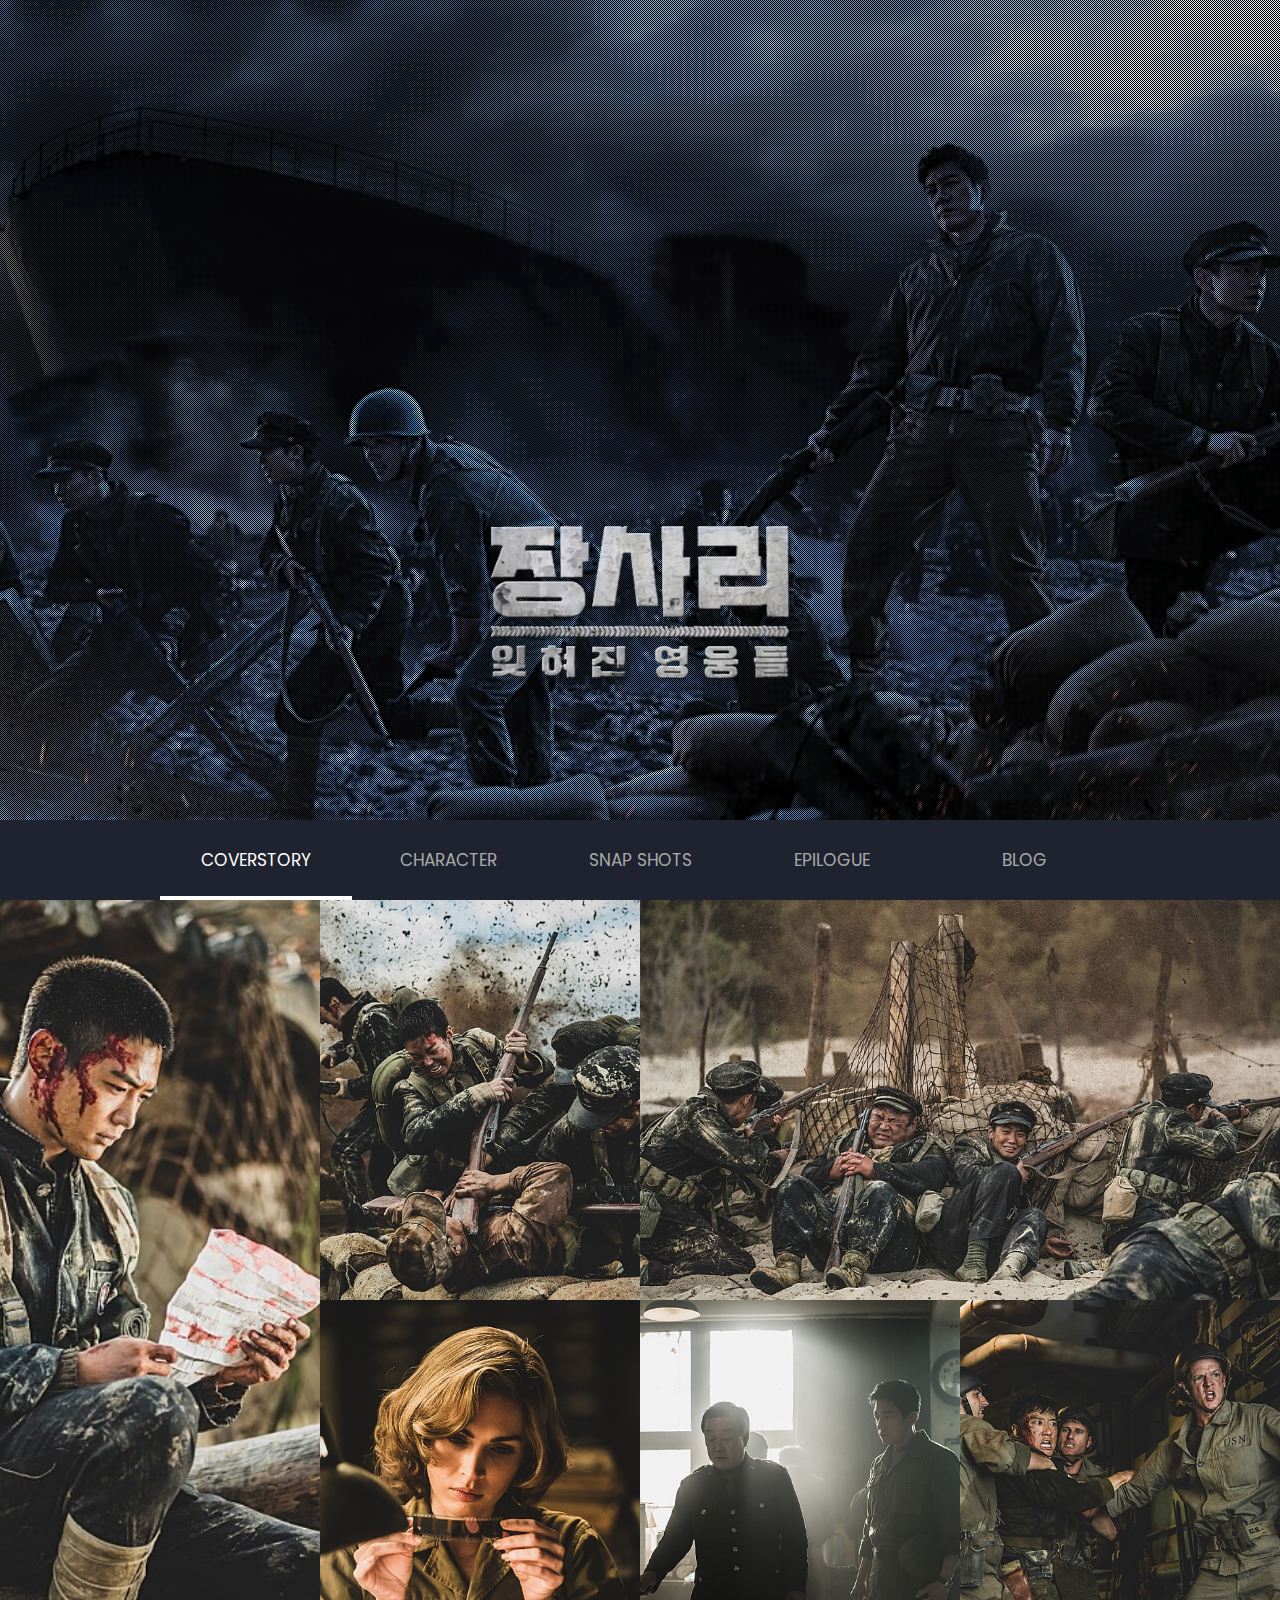
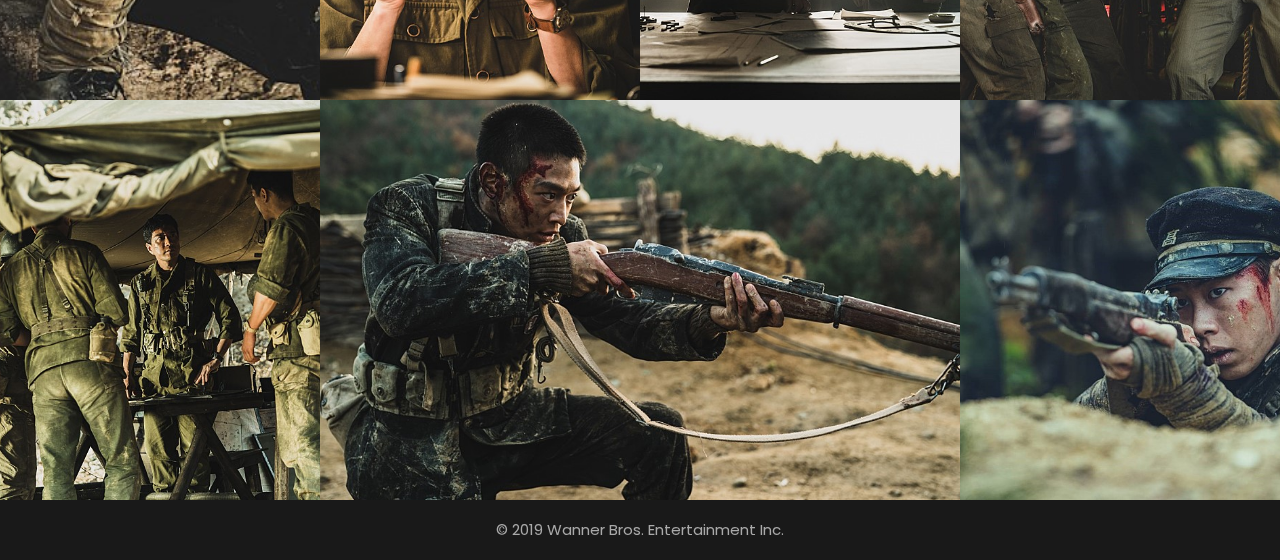
<file: index.html>
<!DOCTYPE html>
<html lang="en">
<head>
    <meta charset="UTF-8">
    <meta http-equiv="X-UA-Compatible" content="IE=edge">
    <meta name="viewport" content="width=device-width, initial-scale=1.0">
    <title>영화 "장사리 전투" (Ajax 활용한 웹사이트 구성)</title>
    <link rel="shortcut icon" href="./img/fav_icon.ico" type="image/x-icon">
    <link rel="stylesheet" href="./css/common.css">
    <script src="https://ajax.googleapis.com/ajax/libs/jquery/3.6.0/jquery.min.js"></script>
    <script src="./js/common.js"></script>
</head>
<body>
    <header id="header">
        <iframe class="movie_space" src="https://www.youtube.com/embed/pipSMfuS8ow?rel=0&autoplay=1&loop=1&playlist=pipSMfuS8ow&mute=1" frameborder="0" allow="accelerometer; autoplay; encrypted-media; gyroscope; picture-in-picture" allowfullscreen></iframe>
        
        <div class="dark_bg">
            <div class="main_title">
                <img src="./img/main_logo.png" alt="영화 장사리전투 로고">
            </div>
        </div>

        <div class="dark_res"></div>
        <div class="res_btn">
            <span><img src="./img/menu_icon.svg" alt=""></span>
        </div>

        <nav>
            <div class="frame">
                <div class="close_btn"><img src="./img/close_icon.svg" alt=""></div>
                <ul>
                    <li class="active"><a href="">coverstory</a></li>
                    <li><a href="">character</a></li>
                    <li><a href="">snap shots</a></li>
                    <li><a href="">epilogue</a></li>
                    <li><a href="https://movie.naver.com/movie/search/result.naver?query=%EC%9E%A5%EC%82%AC%EB%A6%AC%EC%A0%84%ED%88%AC&section=all&ie=utf8" target="_blank">blog</a></li>
                </ul>
            </div>
        </nav>

        
    </header>

    <section id="content"></section>
    <footer id="footer">
        <p>&copy; 2019 Wanner Bros. Entertainment Inc.</p>
    </footer>
</body>
</html>
</file>
<file: css/common.css>
@charset "utf-8";
@import url('https://fonts.googleapis.com/css2?family=Nanum+Gothic:wght@400;700&family=Poppins:wght@100;200;300;400;500;600;700&display=swap');
/*
font-family: 'Nanum Gothic', sans-serif;
font-family: 'Poppins', sans-serif;
*/


*{box-sizing: border-box; font-family: 'Poppins', 'Nanum Gothic', sans-serif;}
html, body{margin: 0; padding: 0;}
h1, h2, h3, h4, h5, h6, p{margin: 0;}
ul, ol{margin: 0; padding: 0; list-style: none;}
a{text-decoration: none;}

#header{
    width: 100%;
    height: 100vh;
    background-image: url(../img/main_01.jpg);
    background-size: cover;
    background-position: 50% 50%;
    position: relative;
    overflow: hidden;
}
#header .movie_space{
    position: absolute;
    width: 160%; height: 160%;
    object-fit: fill;
    top: 50%; left: 50%;
    transform: translate(-50%, -50%);
}

#header .dark_bg{
    position: absolute;
    width: 100%; height: 100%;
    top: 0; left: 0;
    background-image: url(../img/dot_pattern.png);
}
#header .dark_bg .main_title{
    position: absolute;
    top: 66.66%; left: 50%;
    transform: translate(-50%, -50%);
}
#header .dark_bg .main_title img{display: block; width: 300px;}

#header nav{
    position: absolute;
    bottom: 0; left: 0;
    width: 100%;
    height: 80px;
    background-color: #1f232f;
}
#header nav .frame{width: 960px; height: 100%; margin: 0 auto;}
#header nav .frame ul{height: 100%; display: flex;}
#header nav .frame ul li{
    width: 20%; height: 100%;
    display: flex;
    justify-content: center;
    align-items: center;
    position: relative;
}
#header nav .frame ul li.active:after{
    content:"";
    display: block;
    width: 100%; height: 4px; 
    position: absolute;
    bottom: 0; left: 0;
    background-color: #fff;
}
#header nav .frame ul li a{
    display: block;
    color:#aaa; 
    font-size: 17px;
    text-transform: uppercase;
}

#header nav .frame ul li.active a{color:#fff;}
#header nav .frame ul li:hover a{color:#fff;}

.dark_res{
    position: fixed;
    width: 100%; height: 100%;
    background-color: rgba(0,0,0,0.5);
    top: 0; left: 0; 
    z-index: -1;
    opacity: 0;
}
.dark_res.active{
    z-index: 1; 
    opacity: 1; 
    transition: opacity 0.5s;
}
.res_btn{
    position: fixed;
    top: 20px; right: 20px;
    cursor: pointer;
    z-index: 3;
    width: 40px; height: 40px;
    display: flex;
    justify-content: center;
    align-items: center;
    display: none;
}
.res_btn span{}
.res_btn span img{
    display: block;
    height: 28px;
    filter:invert(95%);
}
.res_btn:hover span img{
    filter:invert(100%);
}

.close_btn{
    position: absolute;
    top: 20px; right: 20px;
    cursor: pointer;
    display: none;
}
.close_btn img{
    display: block;
    height: 28px;
    filter:invert(95%);
}
.close_btn:hover img{
    filter:invert(100%);
}



/*footer part*/
#footer{
    width: 100%; 
    background-color: #191919;
    text-align: center;
}
#footer p{font-size: 15px; color:#aaa; line-height: 60px;}


@media (max-width:1199px){
    #header{height: 80vh;}
    #header .dark_bg .main_title img{width: 240px;}
}
@media (max-width:959px){
    #header{height: 60vh;}
    #header .dark_bg .main_title{top: 55%;}
    #header nav .frame{width: 100%;}
}

@media (max-width:767px){
    #header{height: 50vh;}
    #header .movie_space{display: none;}
    #header .dark_bg .main_title{top: 50%;}
    #header .dark_bg .main_title img{width: 200px;}

    .res_btn{display: flex;}

    .close_btn{display: block;}
   
    #header nav{
        position: fixed; 
        top: 0; right: -320px;
        bottom: auto; left:auto;
        width: 320px; height: 100%; 
        z-index: 4;
        transition: right 0.5s;
    }
    #header nav.active{right: 0;}

    #header nav .frame{padding: 60px 20px 0;}
    #header nav .frame ul{flex-direction: column; flex-wrap: wrap;}
    #header nav .frame ul li{
        width: 100%; height: 60px;
    }


}
</file>
